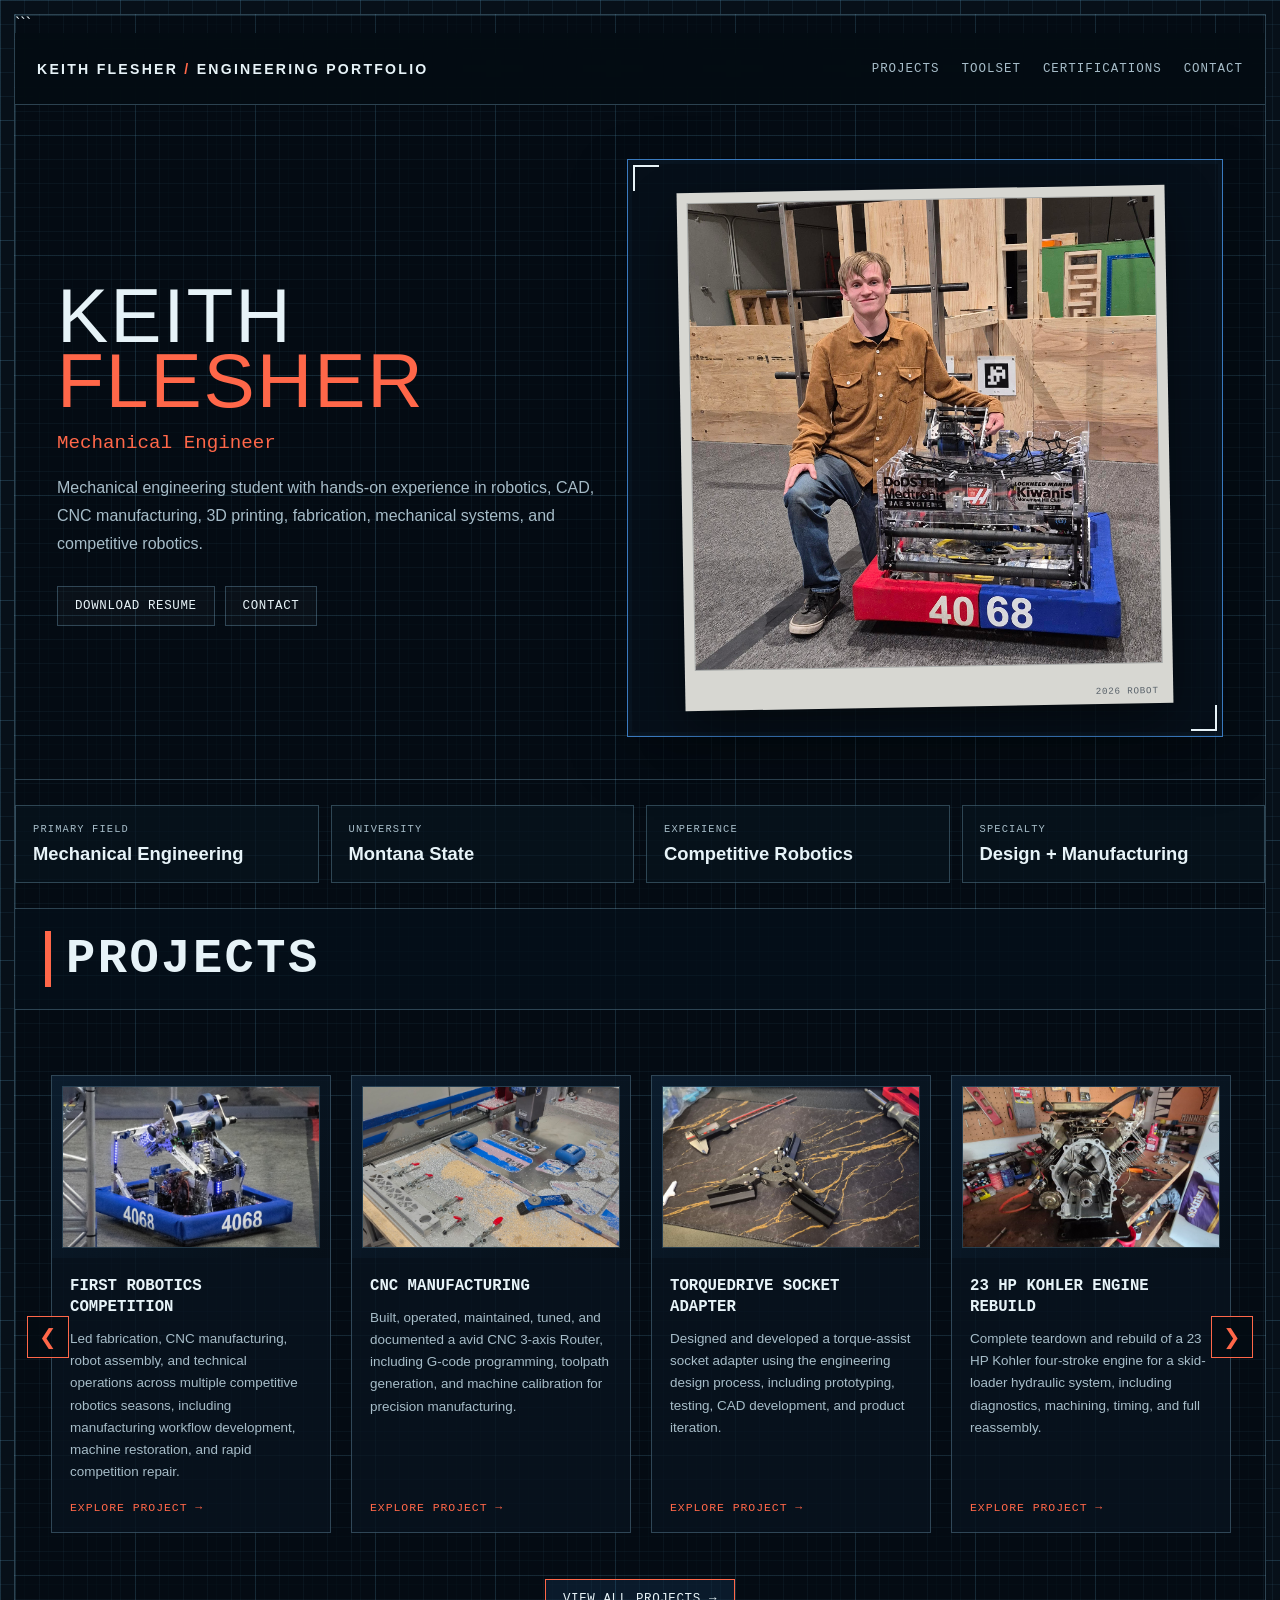
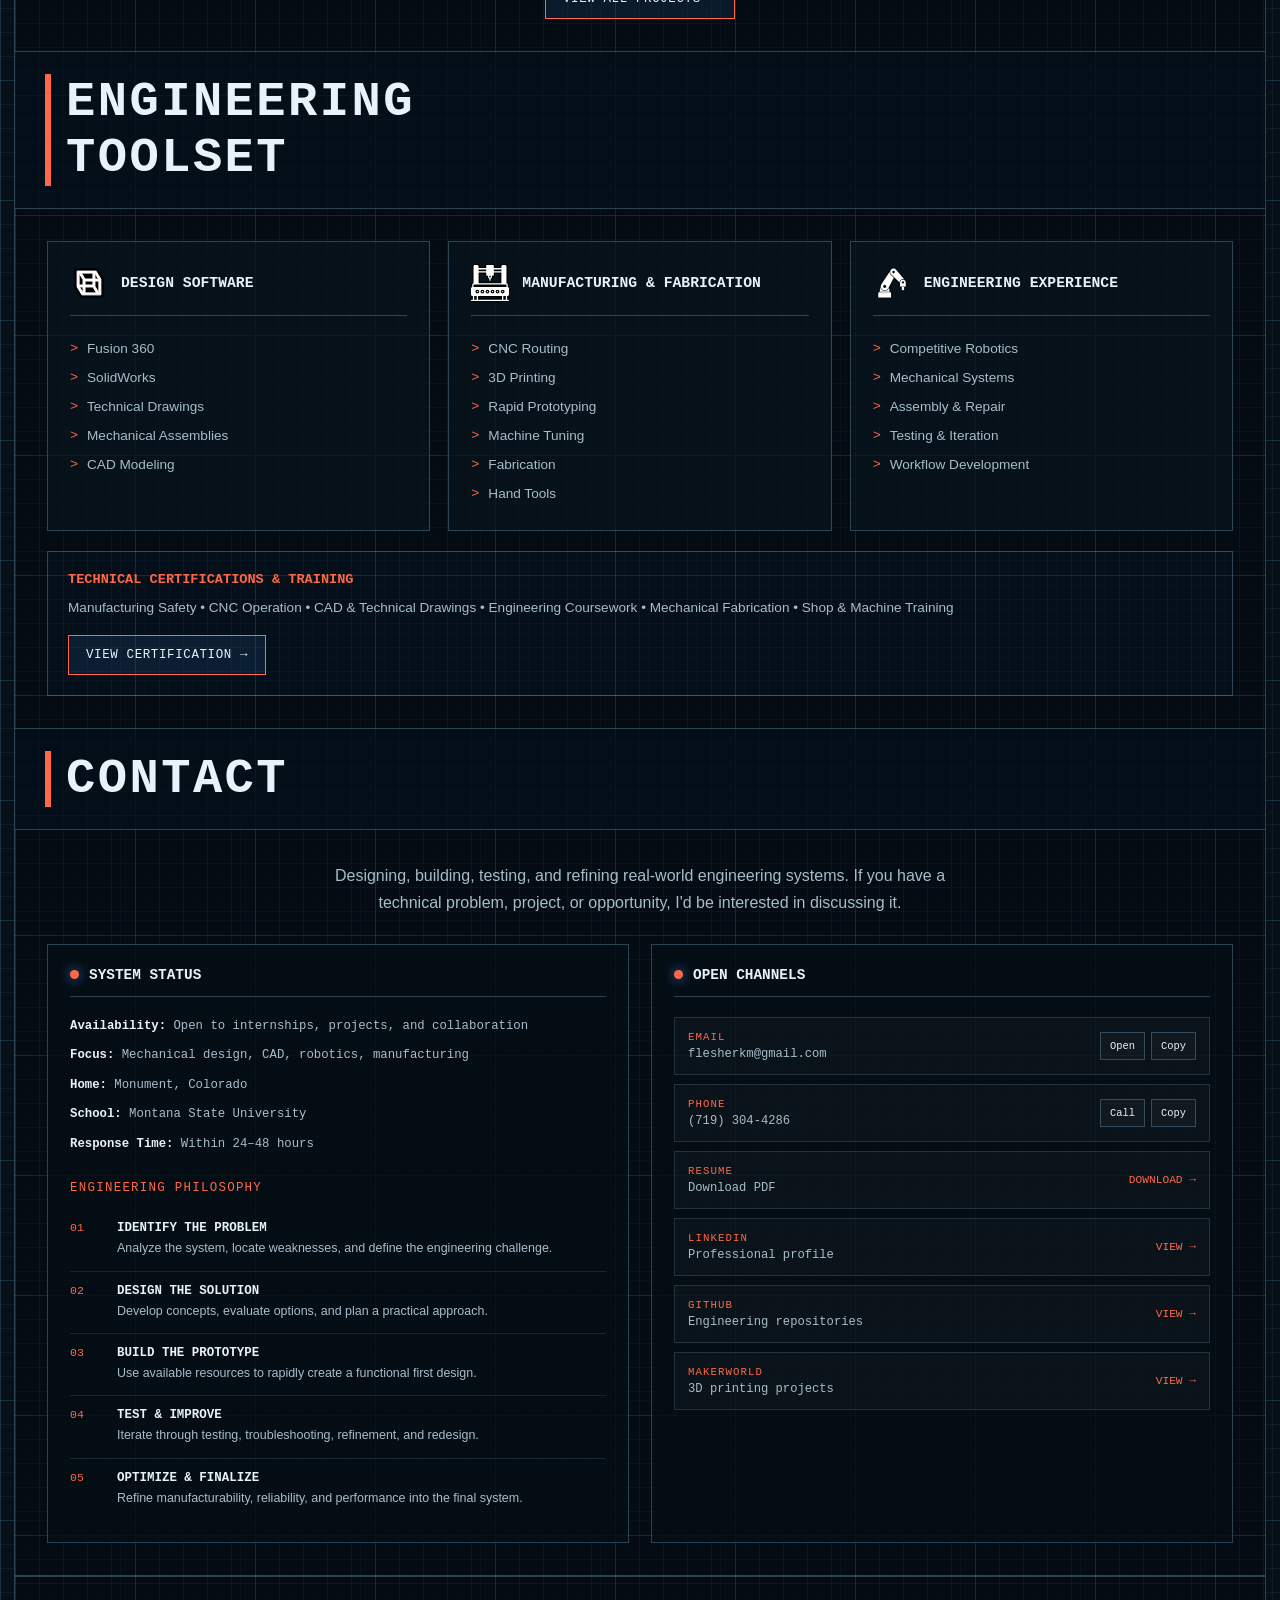
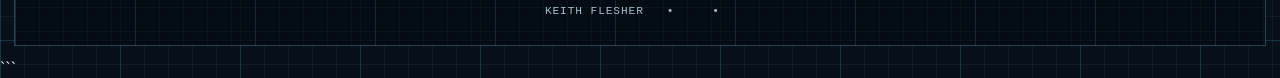
<file: index.html>
<!DOCTYPE html>

<html lang="en">
<head>
  <meta charset="UTF-8" />
  <meta name="viewport" content="width=device-width, initial-scale=1.0" />
  <meta name="description" content="Keith Flesher — Mechanical Engineering Portfolio specializing in robotics, manufacturing, CAD, CNC, and mechanical systems." />

  <title>Keith Flesher | Mechanical Engineering Portfolio</title>

  <link rel="preconnect" href="https://fonts.googleapis.com">
  <link rel="preconnect" href="https://fonts.gstatic.com" crossorigin>
  <link href="https://fonts.googleapis.com/css2?family=Patrick+Hand&display=swap" rel="stylesheet">

  <!-- Google tag (gtag.js) -->
<script async src="https://www.googletagmanager.com/gtag/js?id=G-3DFWXLJSWL"></script>
<script>
  window.dataLayer = window.dataLayer || [];
  function gtag(){dataLayer.push(arguments);}
  gtag('js', new Date());

  gtag('config', 'G-3DFWXLJSWL');
</script>

  <style>
    :root {
      --bg: #071019;
      --panel: rgba(245, 236, 243, 0.88);
      --panel-light: rgba(8, 20, 31, 0.68);
      --line: rgba(138, 192, 220, 0.30);
      --line-bright: rgba(62, 159, 255, 0.62);
      --grid-small: rgba(102, 177, 218, 0.08);
      --grid-large: rgba(102, 177, 218, 0.14);

      --text: #e7f3f8;
      --muted: #a7bdc9;
      --accent: #ff6749;
      --accent-bright: #6db7ff;
      --orange: #ff6749;

      --paper: #e8e2d2;
      --paper-text: #20242a;

      --max-width: 1500px;
    }

    * {
      box-sizing: border-box;
    }

    html {
      scroll-behavior: smooth;
    }

    body {
      margin: 0;
      color: var(--text);
      font-family: Inter, Arial, Helvetica, sans-serif;

      background-color: var(--bg);

      background-image:
        linear-gradient(var(--grid-large) 1px, transparent 1px),
        linear-gradient(90deg, var(--grid-large) 1px, transparent 1px),
        linear-gradient(var(--grid-small) 1px, transparent 1px),
        linear-gradient(90deg, var(--grid-small) 1px, transparent 1px);

      background-size:
        120px 120px,
        120px 120px,
        24px 24px,
        24px 24px;

      min-height: 100vh;
    }

    body::before,
    body::after {
      content: "";
      position: fixed;
      z-index: -2;
      width: 45vw;
      height: 45vw;
      border-radius: 50%;
      filter: blur(120px);
      opacity: .12;
      background: #ff2ad100;/* Bacground glow */
      pointer-events: none;
    }

    body::before {
      left: -15vw;
      top: -15vw;
    }

    body::after {
      right: -15vw;
      bottom: -18vw;
    }

    a {
      color: inherit;
      text-decoration: none;
    }

    img {
      max-width: 100%;
    }

    /* =========================================================
       MAIN SHELL
    ========================================================= */

    .site-shell {
      width: min(100% - 28px, var(--max-width));
      margin: 14px auto;

      border: 1px solid var(--line);
      min-height: calc(100vh - 28px);

      background-color: rgba(4, 12, 19, 0.82);

      background-image:
        linear-gradient(rgba(102,177,218,.12) 1px, transparent 1px),
        linear-gradient(90deg, rgba(102,177,218,.12) 1px, transparent 1px),
        linear-gradient(rgba(102,177,218,.055) 1px, transparent 1px),
        linear-gradient(90deg, rgba(102,177,218,.055) 1px, transparent 1px);

      background-size:
        120px 120px,
        120px 120px,
        24px 24px,
        24px 24px;

      position: relative;
      overflow: hidden;
    }

    /* =========================================================
       TOP BAR
    ========================================================= */

    .topbar {
      display: flex;
      justify-content: space-between;
      align-items: center;

      min-height: 72px;
      padding: 14px 22px;

      border-bottom: 1px solid var(--line);

      backdrop-filter: blur(12px);

      position: sticky;
      top: 0;
      z-index: 100;

      background: rgba(4, 12, 19, .92);
    }

    .brand {
      font-weight: 800;
      letter-spacing: .16em;
      text-transform: uppercase;
      font-size: .88rem;
    }

    .brand span {
      color: var(--accent);
    }

    .topnav {
      display: flex;
      gap: 22px;

      color: var(--muted);
      font-family: "Courier New", monospace;
      font-size: .78rem;
      text-transform: uppercase;
      letter-spacing: .08em;
    }

    .topnav a {
      transition: color .2s ease;
    }

    .topnav a:hover {
      color: var(--accent);
    }

    /* =========================================================
       MOBILE MENU
    ========================================================= */

    .mobile-menu-button {
      display: none;

      border: 1px solid var(--line);
      background: rgba(62,159,255,.08);
      color: var(--text);

      padding: 9px 12px;
      cursor: pointer;
    }

    .mobile-menu {
      display: none;

      border-bottom: 1px solid var(--line);
      background: rgba(4, 12, 19, .96);
    }

    .mobile-menu.open {
      display: block;
    }

    .mobile-menu a {
      display: block;
      padding: 15px 20px;

      border-bottom: 1px solid rgba(138,192,220,.12);

      color: var(--muted);
      font-family: "Courier New", monospace;
      text-transform: uppercase;
      font-size: .8rem;
    }

    .mobile-menu a:hover {
      color: var(--accent);
      background: rgba(62,159,255,.05);
    }

    /* =========================================================
       PAGE GRID
    ========================================================= */

    .page {
      display: block;
    }

    /* =========================================================
       Scroll-snap
    ========================================================= */

    html {
  scroll-behavior: smooth;
  scroll-snap-type: y mandatory;
}

main > section {
  scroll-snap-align: start;
  scroll-snap-stop: always;
  scroll-margin-top: 72px;
}

    .sidebar-nav a:hover,
    .sidebar-nav a.active {
      color: var(--accent);
      border-left-color: var(--accent);
      background: rgba(62,159,255,.07);
    }

    .sidebar-drawing {
      position: absolute;
      left: 18px;
      right: 18px;
      bottom: 24px;

      border: 1px solid var(--line);

      padding: 12px;

      color: var(--muted);

      font-family: "Courier New", monospace;
      font-size: .65rem;
      line-height: 1.65;
    }

    .sidebar-drawing .blue {
      color: var(--accent);
    }

    /* =========================================================
       HERO
    ========================================================= */

    .hero {
      display: grid;
      grid-template-columns: .95fr 1.05fr;

      gap: 30px;

      padding: 54px 42px 42px;

      min-height: 610px;

      border-bottom: 1px solid var(--line);

      align-items: center;
    }

    .eyebrow {
      margin-bottom: 13px;

      color: var(--accent);

      font-family: "Courier New", monospace;
      font-size: .75rem;
      text-transform: uppercase;
      letter-spacing: .15em;
    }

    .hero h1 {
      margin: 0;

      font-family: Impact, Haettenschweiler, "Arial Narrow Bold", sans-serif;
      font-weight: 500;

      font-size: clamp(3rem, 6vw, 6.5rem);
      line-height: .84;

      letter-spacing: .025em;
      text-transform: uppercase;
    }

    .hero h1 span {
      color: var(--accent);
    }

    .hero-subtitle {
      margin: 20px 0;

      color: var(--accent);

      font-family: "Courier New", monospace;
      font-size: 1.2rem;
    }

    .hero-description {
      max-width: 65ch;

      margin: 0;

      color: var(--muted);

      line-height: 1.75;
      font-size: 1rem;
    }

    .hero-meta {
      display: grid;
      gap: 8px;

      margin-top: 25px;

      color: #c9d8df;

      font-family: "Courier New", monospace;
      font-size: .74rem;
      line-height: 1.5;
    }

    /* =========================================================
       HERO VISUAL
    ========================================================= */

    .blueprint-frame {
      border: 1px solid rgba(78, 164, 255, .72);

      padding: 13px;

      position: relative;

      background: rgba(7, 18, 28, .72);

      box-shadow:
        inset 0 0 0 4px rgba(62,159,255,.03),
        0 20px 55px rgba(0,0,0,.25);
    }

    .blueprint-frame::before,
    .blueprint-frame::after {
      content: "";

      position: absolute;

      width: 24px;
      height: 24px;

      border-color: var(--accent);
    }

    .blueprint-frame::before {
      top: 5px;
      left: 5px;

      border-top: 2px solid;
      border-left: 2px solid;
    }

    .blueprint-frame::after {
      bottom: 5px;
      right: 5px;

      border-bottom: 2px solid;
      border-right: 2px solid;
    }

    .hero-photo {
      position: relative;

      transform: rotate(-1deg);

      background: #d7d7d2;

      color: #20252a;

      padding: 10px 10px 30px;

      box-shadow: 0 20px 50px rgba(0,0,0,.42);
    }

    .hero-photo img {
      display: block;

      width: 100%;
      aspect-ratio: 10 / 10;

      object-fit: cover;

      border: 1px solid rgba(20,35,45,.25);
    }

    .hero-photo figcaption {
      margin-top: 10px;

      text-align: center;

      font-family: "Courier New", monospace;
      font-size: .76rem;
    }

    .hero-photo-label {
      position: absolute;

      right: 15px;
      bottom: 7px;

      color: #59626a;

      font-family: "Courier New", monospace;
      font-size: .58rem;
      text-transform: uppercase;
      letter-spacing: .08em;
    }

    /* =========================================================
       HERO BUTTONS
    ========================================================= */

    .hero-buttons {
      display: flex;
      flex-wrap: wrap;
      gap: 10px;

      margin-top: 28px;
    }

    .button {
      display: inline-flex;
      align-items: center;
      justify-content: center;

      padding: 12px 17px;

      border: 1px solid var(--accent);

      background: rgba(62,159,255,.10);

      color: var(--text);

      font-family: "Courier New", monospace;
      font-size: .78rem;
      text-transform: uppercase;
      letter-spacing: .05em;

      cursor: pointer;

      transition:
        background .2s ease,
        color .2s ease,
        transform .2s ease;
    }

    .button:hover {
      background: var(--accent);
      color: #061019;
      transform: translateY(-2px);
    }

    .button.secondary {
      border-color: var(--line);
      background: rgba(255,255,255,.025);
    }

    /* =========================================================
       CATEGORY BAND
    ========================================================= */

    .category-band {
      display: grid;
      grid-template-columns: repeat(3, minmax(0,1fr));

      border-bottom: 1px solid var(--line);
    }

    .category-card {
      padding: 24px 22px;

      border-right: 1px solid var(--line);

      background: rgba(62,159,255,.025);
    }

    .category-card:last-child {
      border-right: 0;
    }

    .category-card .tag {
      color: var(--accent);

      font-family: "Courier New", monospace;
      font-size: .7rem;

      text-transform: uppercase;
      letter-spacing: .14em;
    }

    .category-card h3 {
      margin: 9px 0;

      font-family: "Courier New", monospace;
      font-size: 1rem;

      text-transform: uppercase;
    }

    .category-card p {
      margin: 0;

      color: var(--muted);

      font-size: .86rem;
      line-height: 1.6;
    }

    /* =========================================================
       GENERAL SECTION
    ========================================================= */

    .section {
      border-bottom: 1px solid var(--line);
    }

    .section-header {
      display: grid;
      grid-template-columns: 65px minmax(180px, 300px) minmax(0,1fr);

      gap: 18px;
      align-items: center;

      padding: 22px 30px;

      border-bottom: 1px solid var(--line);

      background: rgba(5,17,27,.72);
    }

    .section-number {
      color: var(--accent);

      font-family: "Courier New", monospace;
      font-size: 1.8rem;
    }

    .section-header h2 {
      margin: 0;

      padding-left: 15px;

      border-left: 6px solid var(--orange);

      font-family: "Courier New", monospace;
      font-size: 3.05rem;

      text-transform: uppercase;
      letter-spacing: .05em;
    }

    .section-header p {
      margin: 0;

      color: var(--muted);

      line-height: 1.55;
      font-size: .86rem;
    }

    .section-content {
      padding: 32px;
    }

    /* =========================================================
       PROFILE / ABOUT
    ========================================================= */

    .profile-grid {
      display: grid;
      grid-template-columns: 1.2fr .8fr;

      gap: 25px;
      align-items: start;
    }

    .technical-copy h3 {
      margin: 0 0 12px;

      font-family: "Courier New", monospace;

      text-transform: uppercase;
      font-size: 1.1rem;
    }

    .technical-copy p {
      margin: 0;

      color: var(--muted);

      line-height: 1.8;
    }

    .paper-note {
      position: relative;

      padding: 20px 20px 24px;

      background: var(--paper);
      color: var(--paper-text);

      box-shadow: 0 18px 42px rgba(0,0,0,.34);

      transform: rotate(-1.2deg);

      font-family: "Patrick Hand", "Segoe Print", cursive;

      font-size: 1.05rem;
    }

    .paper-note h3,
    .paper-note p,
    .paper-note ul,
    .paper-note li {
      color: var(--paper-text);
    }

    .paper-note h3 {
      margin: 0 0 10px;

      font-size: 1.3rem;
      letter-spacing: .03em;
    }

    .paper-note p {
      margin: 0;

      line-height: 1.55;
    }

    .paper-note ul {
      margin: 0;
      padding-left: 1.25rem;

      line-height: 1.5;
    }

    /* =========================================================
       PROJECTS
    ========================================================= */

    .projects-intro {
      max-width: 70ch;

      margin: 0 0 25px;

      color: var(--muted);

      line-height: 1.7;
    }

    .project-slider-container {
      position: relative;
    }

    .project-slider {
      display: grid;
      grid-auto-flow: column;
      grid-auto-columns: minmax(280px, 350px);

      gap: 20px;

      overflow-x: auto;
      scroll-behavior: smooth;

      padding: 8px 4px 22px;

      scrollbar-width: thin;
      scrollbar-color: var(--accent) rgba(255,255,255,.05);
    }

    .project-slider::-webkit-scrollbar {
      height: 7px;
    }

    .project-slider::-webkit-scrollbar-track {
      background: rgba(255,255,255,.04);
    }

    .project-slider::-webkit-scrollbar-thumb {
      background: var(--accent);
    }

    .project-card {
      display: flex;
      flex-direction: column;

      min-height: 420px;

      border: 1px solid var(--line);

      background: rgba(8,20,31,.78);

      overflow: hidden;

      transition:
        transform .2s ease,
        border-color .2s ease,
        box-shadow .2s ease;
    }

    .project-card:hover {
      transform: translateY(-5px);

      border-color: var(--line-bright);

      box-shadow: 0 20px 45px rgba(0,0,0,.30);
    }

    .project-image-wrap {
      position: relative;

      padding: 10px;

      background:
        linear-gradient(
          135deg,
          rgba(62,159,255,.08),
          rgba(0,0,0,.12)
        );
    }

    .project-card img {
      display: block;

      width: 100%;
      aspect-ratio: 16 / 10;

      object-fit: cover;

      border: 1px solid rgba(138,192,220,.22);
    }

    .project-number {
      position: absolute;

      top: 18px;
      left: 18px;

      padding: 4px 7px;

      background: rgba(4,12,19,.88);

      border: 1px solid var(--line);

      color: var(--accent);

      font-family: "Courier New", monospace;
      font-size: .65rem;
    }

    .project-card-content {
      display: flex;
      flex-direction: column;

      flex: 1;

      padding: 18px;
    }

    .project-card h3 {
      margin: 0 0 10px;

      font-family: "Courier New", monospace;
      font-size: .98rem;

      text-transform: uppercase;
      line-height: 1.35;
    }

    .project-card p {
      margin: 0;

      color: var(--muted);

      font-size: .84rem;
      line-height: 1.65;
    }

    .project-link {
      margin-top: auto;
      padding-top: 18px;

      color: var(--accent);

      font-family: "Courier New", monospace;
      font-size: .72rem;

      text-transform: uppercase;
      letter-spacing: .08em;
    }

    .slider-btn {
      position: absolute;
      top: 45%;
      z-index: 5;

      width: 42px;
      height: 42px;

      border: 1px solid var(--accent);

      background: rgba(4,12,19,.88);

      color: var(--accent);

      cursor: pointer;

      font-size: 1.3rem;
    }

    .slider-btn:hover {
      background: var(--accent);
      color: #061019;
    }

    .prev-btn {
      left: -20px;
    }

    .next-btn {
      right: -20px;
    }

    .project-footer {
      margin-top: 24px;

      display: flex;
      justify-content: center;
    }

    /* =========================================================
       TOOLSET
    ========================================================= */

    .toolset-grid {
      display: grid;
      grid-template-columns: repeat(3, minmax(0,1fr));

      gap: 18px;
    }

    .tool-card {
      border: 1px solid var(--line);

      padding: 22px;

      background: rgba(8,20,31,.70);
    }

    .tool-card-header {
      display: flex;
      align-items: center;
      gap: 13px;

      margin-bottom: 18px;

      padding-bottom: 13px;

      border-bottom: 1px solid var(--line);
    }

    .tool-icon {
      width: 38px;
      height: 38px;

      object-fit: contain;

      filter:
        
        invert(100%)
        
       
    }

    .tool-card h3 {
      margin: 0;

      font-family: "Courier New", monospace;
      font-size: .92rem;

      text-transform: uppercase;
    }

    .tool-card ul {
      margin: 0;
      padding: 0;

      list-style: none;
    }

    .tool-card li {
      position: relative;

      padding: 7px 0 7px 17px;

      color: var(--muted);

      font-size: .85rem;
    }

    .tool-card li::before {
      content: ">";
      position: absolute;
      left: 0;

      color: var(--accent);

      font-family: "Courier New", monospace;
    }

    .certifications {
      margin-top: 20px;

      border: 1px solid var(--line);

      padding: 20px;

      background: rgba(62,159,255,.025);
    }

    .certifications h3 {
      margin: 0 0 10px;

      color: var(--accent);

      font-family: "Courier New", monospace;
      font-size: .85rem;

      text-transform: uppercase;
    }

    .certifications p {
      margin: 0 0 15px;

      color: var(--muted);

      line-height: 1.65;
      font-size: .85rem;
    }

    /* =========================================================
       METRICS
    ========================================================= */

    .metrics {
      display: grid;
      grid-template-columns: repeat(4, minmax(0,1fr));

      gap: 12px;

      margin-top: 25px;
    }

    .metric {
      border: 1px solid var(--line);

      padding: 17px;

      background: rgba(8,20,31,.7);
    }

    .metric span {
      display: block;

      color: var(--muted);

      font-family: "Courier New", monospace;
      font-size: .65rem;

      text-transform: uppercase;
      letter-spacing: .11em;
    }

    .metric strong {
      display: block;

      margin-top: 8px;

      color: var(--text);

      font-size: 1.15rem;
    }

    /* =========================================================
       CONTACT
    ========================================================= */

    .contact-intro {
      margin: 0 auto 28px;

      max-width: 70ch;

      text-align: center;

      color: var(--muted);

      line-height: 1.7;
    }

    .terminal-grid {
      display: grid;
      grid-template-columns: 1fr 1fr;

      gap: 22px;
    }

    .terminal-card {
      border: 1px solid var(--line);

      background: rgba(5,14,22,.80);

      padding: 22px;
    }

    .terminal-header {
      display: flex;
      align-items: center;
      gap: 10px;

      margin-bottom: 20px;

      padding-bottom: 13px;

      border-bottom: 1px solid var(--line);
    }

    .status-dot {
      width: 9px;
      height: 9px;

      border-radius: 50%;

      background: var(--accent);

      box-shadow: 0 0 12px rgba(62,159,255,.8);
    }

    .terminal-header h3 {
      margin: 0;

      font-family: "Courier New", monospace;
      font-size: .9rem;

      text-transform: uppercase;
    }

    .status-list {
      display: grid;
      gap: 11px;

      color: var(--muted);

      font-family: "Courier New", monospace;
      font-size: .77rem;
      line-height: 1.5;
    }

    .status-list p {
      margin: 0;
    }

    .status-list b {
      color: var(--text);
    }

    /* =========================================================
       ENGINEERING PHILOSOPHY
    ========================================================= */

    .philosophy {
      margin-top: 28px;
    }

    .philosophy-title {
      margin: 0 0 14px;

      color: var(--accent);

      font-family: "Courier New", monospace;
      font-size: .78rem;

      text-transform: uppercase;
      letter-spacing: .1em;
    }

    .philosophy-item {
      display: grid;
      grid-template-columns: 35px 1fr;

      gap: 12px;

      padding: 12px 0;

      border-bottom: 1px solid rgba(138,192,220,.14);
    }

    .philosophy-item:last-child {
      border-bottom: 0;
    }

    .philosophy-number {
      color: var(--accent);

      font-family: "Courier New", monospace;
      font-size: .72rem;
    }

    .philosophy-item h4 {
      margin: 0 0 4px;

      font-family: "Courier New", monospace;
      font-size: .78rem;

      text-transform: uppercase;
    }

    .philosophy-item p {
      margin: 0;

      color: var(--muted);

      font-size: .78rem;
      line-height: 1.55;
    }

    /* =========================================================
       CHANNELS
    ========================================================= */

    .channel-list {
      display: grid;
      gap: 9px;
    }

    .channel-row {
      display: flex;
      justify-content: space-between;
      align-items: center;

      gap: 15px;

      padding: 13px;

      border: 1px solid rgba(138,192,220,.18);

      background: rgba(255,255,255,.025);

      transition:
        border-color .2s ease,
        background .2s ease;
    }

    .channel-row:hover {
      border-color: var(--line-bright);
      background: rgba(62,159,255,.045);
    }

    .channel-row span {
      display: block;

      color: var(--accent);

      font-family: "Courier New", monospace;
      font-size: .67rem;

      text-transform: uppercase;
      letter-spacing: .1em;
    }

    .channel-row p {
      margin: 4px 0 0;

      color: var(--muted);

      font-family: "Courier New", monospace;
      font-size: .76rem;
    }

    .channel-actions {
      display: flex;
      gap: 6px;
    }

    .channel-actions a,
    .channel-actions button {
      border: 1px solid var(--line);

      background: rgba(255,255,255,.025);

      color: var(--text);

      padding: 7px 9px;

      font-family: "Courier New", monospace;
      font-size: .65rem;

      cursor: pointer;
    }

    .channel-actions a:hover,
    .channel-actions button:hover {
      border-color: var(--accent);
      color: var(--accent);
    }

    .channel-arrow {
      color: var(--accent);

      font-family: "Courier New", monospace;
      font-size: .7rem;
      text-transform: uppercase;
    }

    /* =========================================================
       FOOTER
    ========================================================= */

    .footer {
      padding: 28px;

      border-top: 1px solid var(--line);

      text-align: center;

      color: var(--muted);

      font-family: "Courier New", monospace;
      font-size: .7rem;

      letter-spacing: .08em;
      text-transform: uppercase;
    }

    .footer strong {
      color: var(--accent);
    }

    /* =========================================================
       RESPONSIVE
    ========================================================= */

    @media (max-width: 1100px) {
      .page {
        grid-template-columns: 1fr;
      }

      .sidebar {
        display: none;
      }

      .hero {
        grid-template-columns: 1fr;
      }

      .profile-grid {
        grid-template-columns: 1fr;
      }

      .toolset-grid {
        grid-template-columns: repeat(2, minmax(0,1fr));
      }

      .metrics {
        grid-template-columns: repeat(2, minmax(0,1fr));
      }

      .topnav {
        display: none;
      }

      .mobile-menu-button {
        display: block;
      }
    }

    @media (max-width: 800px) {
      .site-shell {
        width: 100%;
        margin: 0;

        border-left: 0;
        border-right: 0;
      }

      .hero {
        padding: 38px 22px;
      }

      .section-content {
        padding: 24px 20px;
      }

      .section-header {
        grid-template-columns: 50px 1fr;

        padding: 18px 20px;
      }

      .section-header p {
        grid-column: 1 / -1;
      }

      .category-band {
        grid-template-columns: 1fr;
      }

      .category-card {
        border-right: 0;
        border-bottom: 1px solid var(--line);
      }

      .category-card:last-child {
        border-bottom: 0;
      }

      .toolset-grid {
        grid-template-columns: 1fr;
      }

      .terminal-grid {
        grid-template-columns: 1fr;
      }

      .slider-btn {
        display: none;
      }
    }

    @media (max-width: 600px) {
      .topbar {
        padding: 13px 16px;
      }

      .brand {
        font-size: .72rem;
      }

      .hero h1 {
        font-size: clamp(3rem, 16vw, 5rem);
      }

      .hero-subtitle {
        font-size: .95rem;
      }

      .hero-description {
        font-size: .9rem;
      }

      .hero-meta {
        font-size: .66rem;
      }

      .hero-buttons {
        flex-direction: column;
      }

      .button {
        width: 100%;
      }

      .metrics {
        grid-template-columns: 1fr;
      }

      .project-slider {
        grid-auto-columns: minmax(270px, 85vw);
      }

      .channel-row {
        align-items: flex-start;
        flex-direction: column;
      }

      .channel-actions {
        width: 100%;
      }

      .channel-actions a,
      .channel-actions button {
        flex: 1;
        text-align: center;
      }
    }
  </style>

</head>

<body>

  <div class="site-shell">

```
<!-- =====================================================
     TOP NAVIGATION
====================================================== -->

<header class="topbar">

  <a href="#top" class="brand">
    Keith Flesher <span>/</span> Engineering Portfolio
  </a>

  <nav class="topnav">
    <a href="projects/projects-list.html">Projects</a>
    <a href="#experience-skills">Toolset</a>
    <a href="projects/certifications-list.html">Certifications</a>
    <a href="#contact">Contact</a>
  </nav>

  <button class="mobile-menu-button" id="mobileMenuButton">
    MENU
  </button>

</header>

<div class="mobile-menu" id="mobileMenu">
  <a href="#top">Home</a>
  <a href="#about">Profile</a>
  <a href="#projects">Projects</a>
  <a href="#experience-skills">Engineering Toolset</a>
  <a href="projects/certifications-list.html">Certifications</a>
  <a href="#contact">Contact</a>
</div>


<div class="page" id="top">


    <!-- =====================================================
         HERO
    ====================================================== -->

    <section class="hero">

      <div>

        <div class="eyebrow">

        </div>

        <h1>
          Keith<br>
          <span>Flesher</span>
        </h1>

        <div class="hero-subtitle">
          Mechanical Engineer
        </div>

        <p class="hero-description">
          Mechanical engineering student with hands-on experience in
          robotics, CAD, CNC manufacturing, 3D printing, fabrication,
          mechanical systems, and competitive robotics.
        </p>

       
       
       
        <div class="hero-buttons">

          <a
            href="Resume.pdf"
            class="button secondary"
            target="_blank"
          >
            Download Resume
          </a>

         

          <a
            href="#contact"
            class="button secondary"
          >
            Contact
          </a>

        </div>

      </div>


      <div class="blueprint-frame">

        <figure class="hero-photo">

          <img
            src="./assets/png/main pick.jpg"
            alt="Keith Flesher engineering portfolio"
          />

          <figcaption>
           <!-- /*hero image tile*/-->
          </figcaption>

          <div class="hero-photo-label">
            2026 Robot
          </div>

        </figure>

      </div>

    </section>


    
    <!-- =====================================================
         PROFILE
    ====================================================== -->

    <section class="section" id="about">

        <div class="metrics">

          <div class="metric">
            <span>Primary Field</span>
            <strong>Mechanical Engineering</strong>
          </div>

          <div class="metric">
            <span>University</span>
            <strong>Montana State</strong>
          </div>

          <div class="metric">
            <span>Experience</span>
            <strong>Competitive Robotics</strong>
          </div>

          <div class="metric">
            <span>Specialty</span>
            <strong>Design + Manufacturing</strong>
          </div>

        </div>
<p class="projects-intro">
         
        </p>
      </div>

    </section>


    <!-- =====================================================
         PROJECTS
    ====================================================== -->

    <section class="section" id="projects">

      <div class="section-header">
        <h2>
          PROJECTS
        </h2>
      </div>

      <div class="section-content">
        <p class="projects-intro">
        </p>

        <div class="project-slider-container">

          <button
            class="slider-btn prev-btn"
            id="prevBtn"
            aria-label="Previous projects"
          >
            &#10094;
          </button>


          <div class="project-slider" id="projectSlider">


            <!-- PROJECT 1 -->

            <a
              href="projects/project-1.html"
              class="project-card"
            >

              <div class="project-image-wrap">

                <img
                  src="./assets/jpeg/project-1.1.jpg"
                  alt="FRC robotics engineering and fabrication"
                  loading="lazy"
                />

              </div>

              <div class="project-card-content">

                <h3>
                  First Robotics Competition 
                </h3>

                <p>
                  Led fabrication, CNC manufacturing, robot assembly,
                  and technical operations across multiple competitive
                  robotics seasons, including manufacturing workflow
                  development, machine restoration, and rapid
                  competition repair.
                </p>

                <div class="project-link">
                  Explore Project →
                </div>

              </div>

            </a>


            <!-- PROJECT 2 -->

            <a
              href="projects/project-2.html"
              class="project-card"
            >

              <div class="project-image-wrap">

                <img
                  src="./assets/jpeg/project-2.1.jpg"
                  alt="CNC manufacturing project"
                  loading="lazy"
                />


              </div>

              <div class="project-card-content">

                <h3>
                  CNC Manufacturing
                </h3>

                <p>
                  Built, operated, maintained, tuned, and documented
                  a avid CNC 3-axis Router, including G-code programming, toolpath generation, and machine calibration for precision manufacturing. 
                </p>

                <div class="project-link">
                  Explore Project →
                </div>

              </div>

            </a>


            <!-- PROJECT 3 -->

            <a
              href="projects/project-3.html"
              class="project-card"
            >

              <div class="project-image-wrap">

                <img
                  src="./assets/jpeg/project-3.1.jpg"
                  alt="TorqueDrive socket adapter project"
                  loading="lazy"
                />

                

              </div>

              <div class="project-card-content">

                <h3>
                  TorqueDrive Socket Adapter
                </h3>

                <p>
                  Designed and developed a torque-assist socket
                  adapter using the engineering design process,
                  including prototyping, testing, CAD development,
                  and product iteration.
                </p>

                <div class="project-link">
                  Explore Project →
                </div>

              </div>

            </a>


            <!-- PROJECT 4 -->

            <a
              href="projects/project-4.html"
              class="project-card"
            >

              <div class="project-image-wrap">

                <img
                  src="./assets/jpeg/project-4.1.jpg"
                  alt="23 horsepower Kohler engine rebuild"
                  loading="lazy"
                />

             

              </div>

              <div class="project-card-content">

                <h3>
                  23 HP Kohler Engine Rebuild
                </h3>

                <p>
                  Complete teardown and rebuild of a 23 HP Kohler
                  four-stroke engine for a skid-loader hydraulic
                  system, including diagnostics, machining, timing,
                  and full reassembly.
                </p>

                <div class="project-link">
                  Explore Project →
                </div>

              </div>

            </a>


            <!-- PROJECT 5 -->
<!--
            <a
              href="projects/project-5.html"
              class="project-card"
            >

              <div class="project-image-wrap">

                <img
                  src="./assets/png/project-5.png"
                  alt="Swap Mini portable retro gaming system"
                  loading="lazy"
                />

                <div class="project-number">
                  PROJECT / 05
                </div>

              </div>

              <div class="project-card-content">

                <h3>
                  Swap Mini — Portable Retro Gaming System
                </h3>

                <p>
                  Developed a custom handheld retro gaming system
                  using PCB design, Raspberry Pi integration,
                  reverse engineering, and custom CAD enclosure
                  development.
                </p>

                <div class="project-link">
                  Explore Project →
                </div>

              </div>

            </a>
-->


            <!-- PROJECT 6 -->
<!--
            <a
              href="projects/project-6.html"
              class="project-card"
            >

              <div class="project-image-wrap">

                <img
                  src="./assets/png/project-6.png"
                  alt="Engineering project"
                  loading="lazy"
                />

                <div class="project-number">
                  PROJECT / 06
                </div>

              </div>

              <div class="project-card-content">

                <h3>
                  Engineering Project
                </h3>

                <p>
                  Additional engineering project documentation,
                  development, fabrication, or technical work.
                </p>

                <div class="project-link">
                  Explore Project →
                </div>

              </div>

            </a>

          </div>
-->

          <button
            class="slider-btn next-btn"
            id="nextBtn"
            aria-label="Next projects"
          >
            &#10095;
          </button>

        </div>


        <div class="project-footer">

          <a
            href="projects/projects-list.html"
            class="button"
          >
            View All Projects →
          </a>

        </div>

      </div>

    </section>



    <!-- =====================================================
         ENGINEERING TOOLSET
    ====================================================== -->

    <section class="section" id="experience-skills">

      <div class="section-header">

        

        <h2>
          Engineering Toolset
        </h2>

        

      </div>


      <div class="section-content">

        <div class="toolset-grid">


          <!-- DESIGN -->

          <div class="tool-card">

            <div class="tool-card-header">

              <img
                src="./assets/svg/extrude-svgrepo-com.svg"
                alt="Design software icon"
                class="tool-icon"
              />

              <h3>
                Design Software
              </h3>

            </div>

            <ul>
              <li>Fusion 360</li>
              <li>SolidWorks</li>
              <li>Technical Drawings</li>
              <li>Mechanical Assemblies</li>
              <li>CAD Modeling</li>
            </ul>

          </div>


          <!-- MANUFACTURING -->

          <div class="tool-card">

            <div class="tool-card-header">

              <img
                src="./assets/svg/industrial-robot-factory-svgrepo-com.svg"
                alt="Manufacturing icon"
                class="tool-icon"
              />

              <h3>
                Manufacturing & Fabrication
              </h3>

            </div>

            <ul>
              <li>CNC Routing</li>
              <li>3D Printing</li>
              <li>Rapid Prototyping</li>
              <li>Machine Tuning</li>
              <li>Fabrication</li>
              <li>Hand Tools</li>
            </ul>

          </div>


          <!-- ENGINEERING -->

          <div class="tool-card">

            <div class="tool-card-header">

              <img
                src="./assets/svg/robot-arm-1-svgrepo-com.svg"
                alt="Engineering experience icon"
                class="tool-icon"
              />

              <h3>
                Engineering Experience
              </h3>

            </div>

            <ul>
              <li>Competitive Robotics</li>
              <li>Mechanical Systems</li>
              <li>Assembly & Repair</li>
              <li>Testing & Iteration</li>
              <li>Workflow Development</li>
            </ul>

          </div>

        </div>


        <div class="certifications">

          <h3>
            Technical Certifications & Training
          </h3>

          <p>
            Manufacturing Safety • CNC Operation • CAD & Technical
            Drawings • Engineering Coursework • Mechanical Fabrication
            • Shop & Machine Training
          </p>

          <a
            href="projects/certifications-list.html"
            class="button"
          >
            View Certification →
          </a>

        </div>

      </div>

    </section>


    <!-- =====================================================
         CONTACT
    ====================================================== -->

    <section class="section" id="contact">

      <div class="section-header">

       

        <h2>
          Contact 
        </h2>

      

      </div>


      <div class="section-content">

        <p class="contact-intro">
          Designing, building, testing, and refining real-world
          engineering systems. If you have a technical problem,
          project, or opportunity, I'd be interested in discussing it.
        </p>


        <div class="terminal-grid">


          <!-- SYSTEM STATUS -->

          <div class="terminal-card">

            <div class="terminal-header">

              <span class="status-dot"></span>

              <h3>
                System Status
              </h3>

            </div>


            <div class="status-list">

              <p>
                <b>Availability:</b>
                Open to internships, projects, and collaboration
              </p>

              <p>
                <b>Focus:</b>
                Mechanical design, CAD, robotics, manufacturing
              </p>

              <p>
                <b>Home:</b>
                Monument, Colorado
              </p>

              <p>
                <b>School:</b>
                Montana State University
              </p>

              <p>
                <b>Response Time:</b>
                Within 24–48 hours
              </p>

            </div>


            <div class="philosophy">

              <div class="philosophy-title">
                Engineering Philosophy
              </div>


              <div class="philosophy-item">

                <div class="philosophy-number">
                  01
                </div>

                <div>

                  <h4>
                    Identify the Problem
                  </h4>

                  <p>
                    Analyze the system, locate weaknesses,
                    and define the engineering challenge.
                  </p>

                </div>

              </div>


              <div class="philosophy-item">

                <div class="philosophy-number">
                  02
                </div>

                <div>

                  <h4>
                    Design the Solution
                  </h4>

                  <p>
                    Develop concepts, evaluate options,
                    and plan a practical approach.
                  </p>

                </div>

              </div>


              <div class="philosophy-item">

                <div class="philosophy-number">
                  03
                </div>

                <div>

                  <h4>
                    Build the Prototype
                  </h4>

                  <p>
                    Use available resources to rapidly
                    create a functional first design.
                  </p>

                </div>

              </div>


              <div class="philosophy-item">

                <div class="philosophy-number">
                  04
                </div>

                <div>

                  <h4>
                    Test & Improve
                  </h4>

                  <p>
                    Iterate through testing, troubleshooting,
                    refinement, and redesign.
                  </p>

                </div>

              </div>


              <div class="philosophy-item">

                <div class="philosophy-number">
                  05
                </div>

                <div>

                  <h4>
                    Optimize & Finalize
                  </h4>

                  <p>
                    Refine manufacturability, reliability,
                    and performance into the final system.
                  </p>

                </div>

              </div>

            </div>

          </div>


          <!-- CONTACT CHANNELS -->

          <div class="terminal-card">

            <div class="terminal-header">

              <span class="status-dot"></span>

              <h3>
                Open Channels
              </h3>

            </div>


            <div class="channel-list">


              <!-- EMAIL -->

              <div class="channel-row">

                <div>

                  <span>
                    Email
                  </span>

                  <p>
                    flesherkm@gmail.com
                  </p>

                </div>

                <div class="channel-actions">

                  <a href="mailto:flesherkm@gmail.com">
                    Open
                  </a>

                  <button
                    onclick="copyText('flesherkm@gmail.com', this)"
                  >
                    Copy
                  </button>

                </div>

              </div>


              <!-- PHONE -->

              <div class="channel-row">

                <div>

                  <span>
                    Phone
                  </span>

                  <p>
                    (719) 304-4286
                  </p>

                </div>

                <div class="channel-actions">

                  <a href="tel:7193044286">
                    Call
                  </a>

                  <button
                    onclick="copyText('(719) 304-4286', this)"
                  >
                    Copy
                  </button>

                </div>

              </div>


              <!-- RESUME -->

              <a
                class="channel-row"
                href="Resume.pdf"
                target="_blank"
              >

                <div>

                  <span>
                    Resume
                  </span>

                  <p>
                    Download PDF
                  </p>

                </div>

                <div class="channel-arrow">
                  Download →
                </div>

              </a>


              <!-- LINKEDIN -->

              <a
                class="channel-row"
                href="https://linkedin.com/in/keith-flesher-48b952360/"
                target="_blank"
                rel="noopener noreferrer"
              >

                <div>

                  <span>
                    LinkedIn
                  </span>

                  <p>
                    Professional profile
                  </p>

                </div>

                <div class="channel-arrow">
                  View →
                </div>

              </a>


              <!-- GITHUB -->

              <a
                class="channel-row"
                href="https://github.com/keithflesher"
                target="_blank"
                rel="noopener noreferrer"
              >

                <div>

                  <span>
                    GitHub
                  </span>

                  <p>
                    Engineering repositories
                  </p>

                </div>

                <div class="channel-arrow">
                  View →
                </div>

              </a>


              <!-- MAKERWORLD -->

              <a
                class="channel-row"
                href="https://makerworld.com/en/@Flesher_3D"
                target="_blank"
                rel="noopener noreferrer"
              >

                <div>

                  <span>
                    MakerWorld
                  </span>

                  <p>
                    3D printing projects
                  </p>

                </div>

                <div class="channel-arrow">
                  View →
                </div>

              </a>

            </div>

          </div>

        </div>

      </div>

    </section>


    <!-- =====================================================
         FOOTER
    ====================================================== -->

    <footer class="footer">

      
        Keith Flesher 
      

      &nbsp; • &nbsp;

      

      &nbsp; • &nbsp;

      
        
      </a>

    </footer>

  </main>

</div>
```

  </div>

  <!-- =========================================================
       JAVASCRIPT
  ========================================================== -->

  <script>

    /* =========================================================
       MOBILE MENU
    ========================================================= */

    const mobileMenuButton =
      document.getElementById("mobileMenuButton");

    const mobileMenu =
      document.getElementById("mobileMenu");

    mobileMenuButton.addEventListener("click", () => {

      mobileMenu.classList.toggle("open");

      mobileMenuButton.textContent =
        mobileMenu.classList.contains("open")
          ? "CLOSE"
          : "MENU";

    });


    document.querySelectorAll(".mobile-menu a").forEach(link => {

      link.addEventListener("click", () => {

        mobileMenu.classList.remove("open");

        mobileMenuButton.textContent = "MENU";

      });

    });


    /* =========================================================
       PROJECT SLIDER
    ========================================================== */

    const slider =
      document.getElementById("projectSlider");

    const nextBtn =
      document.getElementById("nextBtn");

    const prevBtn =
      document.getElementById("prevBtn");


    nextBtn.addEventListener("click", () => {

      slider.scrollBy({
        left: 390,
        behavior: "smooth"
      });

    });


    prevBtn.addEventListener("click", () => {

      slider.scrollBy({
        left: -390,
        behavior: "smooth"
      });

    });


    /* =========================================================
       COPY CONTACT INFORMATION
    ========================================================== */

    function copyText(text, button) {

      navigator.clipboard.writeText(text)
        .then(() => {

          const originalText = button.innerText;

          button.innerText = "Copied!";

          setTimeout(() => {

            button.innerText = originalText;

          }, 2000);

        })
        .catch(() => {

          button.innerText = "Failed";

          setTimeout(() => {

            button.innerText = "Copy";

          }, 2000);

        });

    }


    /* =========================================================
       ACTIVE SIDEBAR SECTION
    ========================================================== */

    const sections = document.querySelectorAll(
      "main section[id]"
    );

    const sidebarLinks =
      document.querySelectorAll(".sidebar-nav a");


    const observer = new IntersectionObserver(

      entries => {

        entries.forEach(entry => {

          if (entry.isIntersecting) {

            sidebarLinks.forEach(link => {

              link.classList.remove("active");

            });


            const activeLink =
              document.querySelector(
                `.sidebar-nav a[href="#${entry.target.id}"]`
              );


            if (activeLink) {
              activeLink.classList.add("active");
            }

          }

        });

      },

      {
        rootMargin: "-25% 0px -60% 0px"
      }

    );


    sections.forEach(section => {

      observer.observe(section);

    });

  </script>

</body>
</html>
</file>
